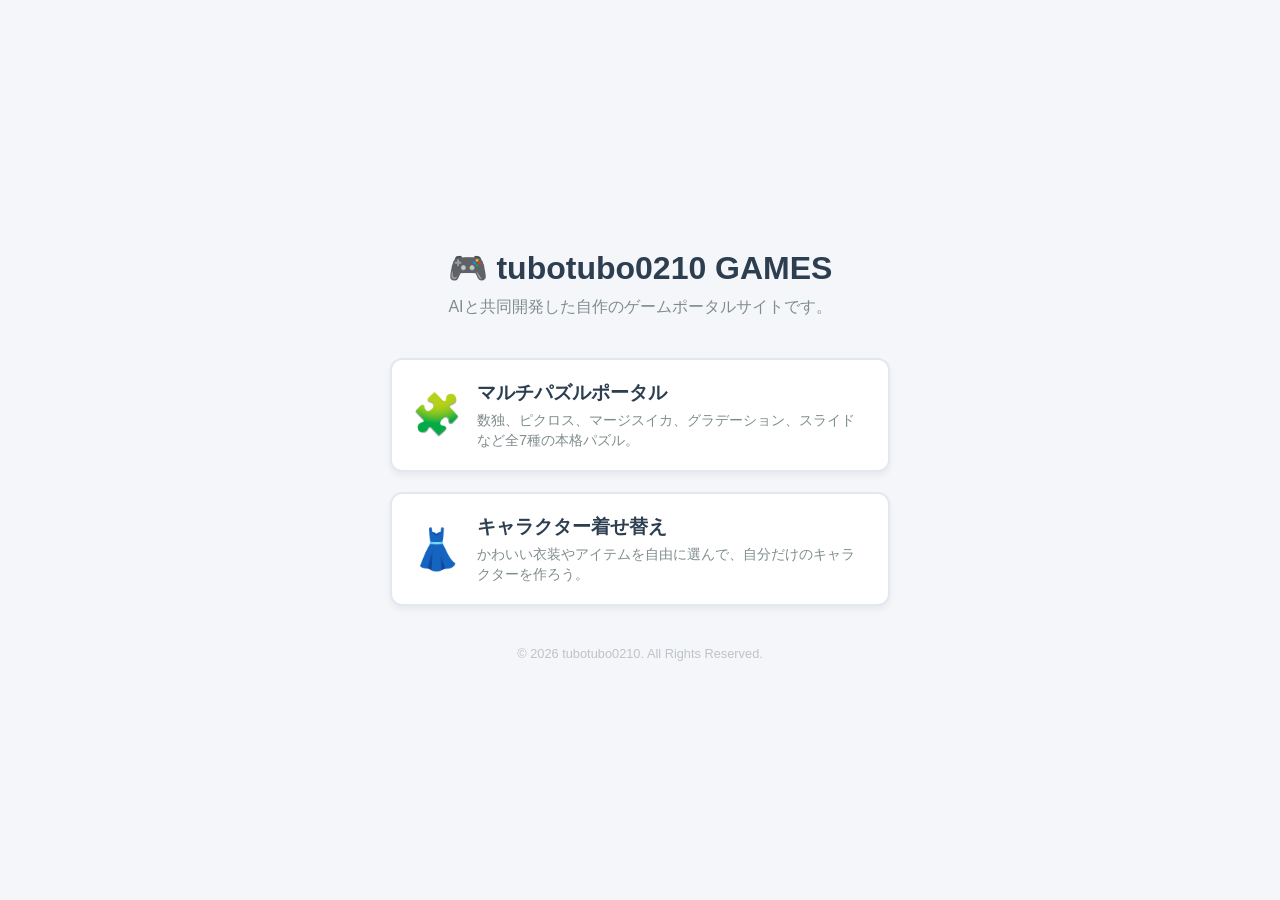
<file: index.html>
<!DOCTYPE html>
<html lang="ja">
<head>
    <meta charset="UTF-8">
    <meta name="viewport" content="width=device-width, initial-scale=1.0">
    <title>🎮 tubotubo0219 ゲームポータル</title>
    <style>
        /* 既存のメインCSSと雰囲気を合わせた洗練されたデザイン */
        body {
            font-family: 'Helvetica Neue', Arial, sans-serif;
            background-color: #f5f6fa;
            color: #2c3e50;
            margin: 0;
            padding: 0;
            display: flex;
            flex-direction: column;
            align-items: center;
            justify-content: center;
            min-height: 100vh;
            box-sizing: border-box;
        }
        header {
            text-align: center;
            margin-bottom: 30px;
            padding: 10px;
        }
        header h1 {
            font-size: 2rem;
            color: #2c3e50;
            margin: 0 0 10px 0;
        }
        header p {
            color: #7f8c8d;
            margin: 0;
        }
        /* メニューカードのレスポンシブグリッド配置 */
        .portal-container {
            display: flex;
            flex-direction: column;
            gap: 20px;
            width: 90%;
            max-width: 500px;
        }
        /* 押しやすいオシャレなゲーム選択カード */
        .game-card {
            background-color: #ffffff;
            border: 2px solid #e2e8f0;
            border-radius: 12px;
            padding: 20px;
            text-decoration: none;
            color: inherit;
            display: flex;
            align-items: center;
            gap: 15px;
            box-shadow: 0 4px 6px rgba(0,0,0,0.05);
            transition: transform 0.2s, border-color 0.2s;
            cursor: pointer;
        }
        /* マウスを乗せたとき、スマホでタップしたときのアニメーション */
        .game-card:hover, .game-card:active {
            transform: translateY(-2px);
            box-shadow: 0 6px 12px rgba(0,0,0,0.1);
        }
        .card-sudoku:hover { border-color: #1abc9c; }
        .card-kisekae:hover { border-color: #e84393; }

        .game-icon {
            font-size: 2.5rem;
            min-width: 50px;
            text-align: center;
        }
        .game-info {
            display: flex;
            flex-direction: column;
            gap: 4px;
        }
        .game-title {
            font-size: 1.2rem;
            font-weight: bold;
            color: #2c3e50;
        }
        .game-desc {
            font-size: 0.9rem;
            color: #7f8c8d;
            line-height: 1.4;
        }
        footer {
            margin-top: 40px;
            font-size: 0.8rem;
            color: #bdc3c7;
        }
    </style>
</head>
<body>

    <header>
        <h1>🎮 tubotubo0210 GAMES</h1>
        <p>AIと共同開発した自作のゲームポータルサイトです。</p>
    </header>

    <div class="portal-container">
        <!-- 1. パズルポータルへの案内カード（フォルダ名が異なる場合は各自書き換えてください） -->
        <a href="puzzles/index.html" class="game-card card-sudoku">
            <div class="game-icon">🧩</div>
            <div class="game-info">
                <div class="game-title">マルチパズルポータル</div>
                <div class="game-desc">数独、ピクロス、マージスイカ、グラデーション、スライドなど全7種の本格パズル。</div>
            </div>
        </a>

        <!-- 2. 着せ替えゲームへの案内カード -->
        <a href="kisekae/index.html" class="game-card card-kisekae">
            <div class="game-icon">👗</div>
            <div class="game-info">
                <div class="game-title">キャラクター着せ替え</div>
                <div class="game-desc">かわいい衣装やアイテムを自由に選んで、自分だけのキャラクターを作ろう。</div>
            </div>
        </a>
    </div>

    <footer>
        &copy; 2026 tubotubo0210. All Rights Reserved.
    </footer>

</body>
</html>
</file>
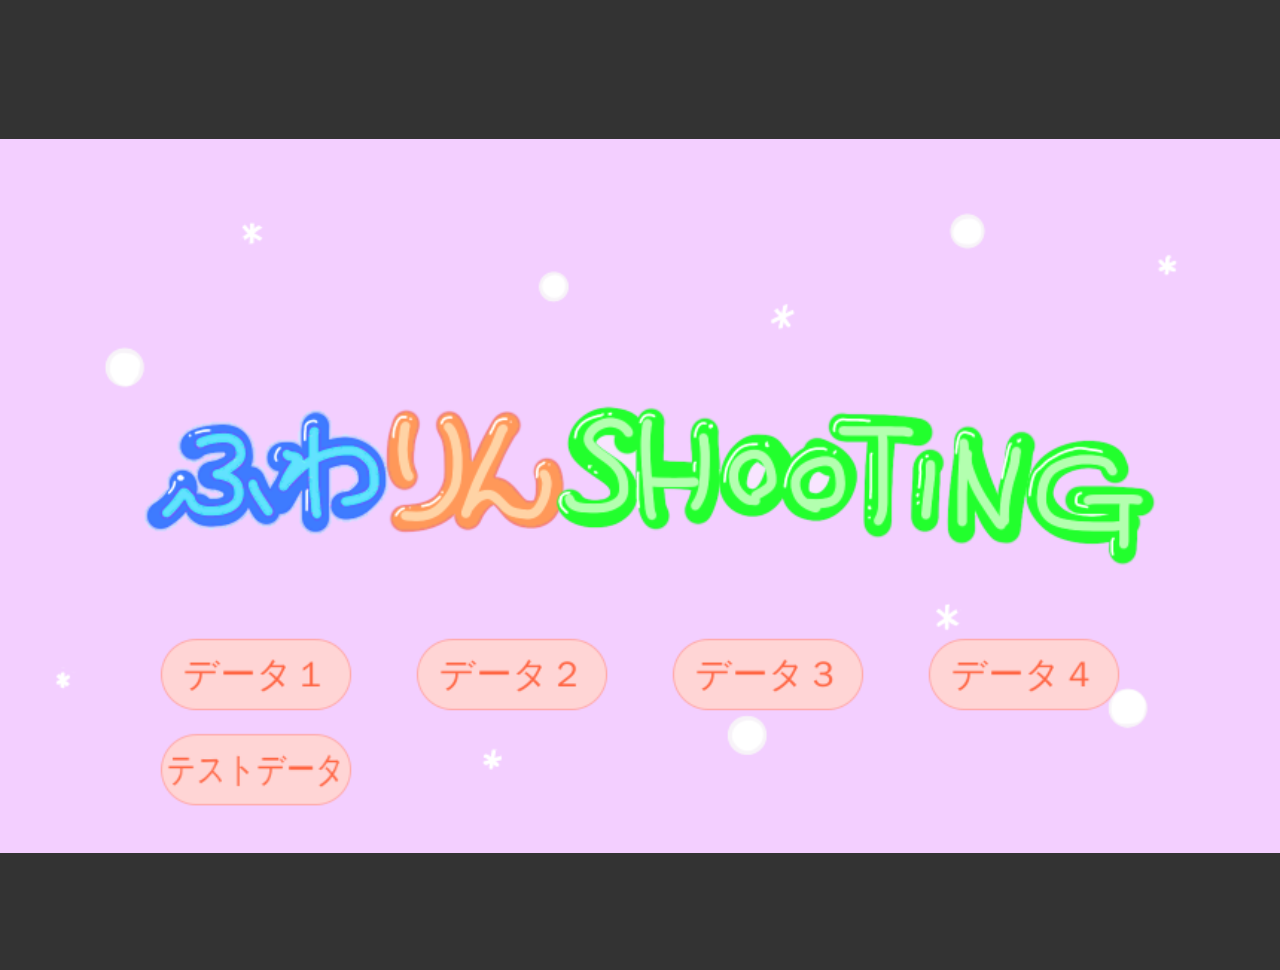
<file: hurinshooting/index.html>
<!DOCTYPE html>
<html>
<head>
  <link rel="stylesheet" href="style.css">
  <meta charset="UTF-8">
  <script src="js/lib/phaser.min.js"></script>
</head>
<body id="body" class="fv">
  <script type="module" src="js/Game.js"></script>
</body>
</html>
</file>
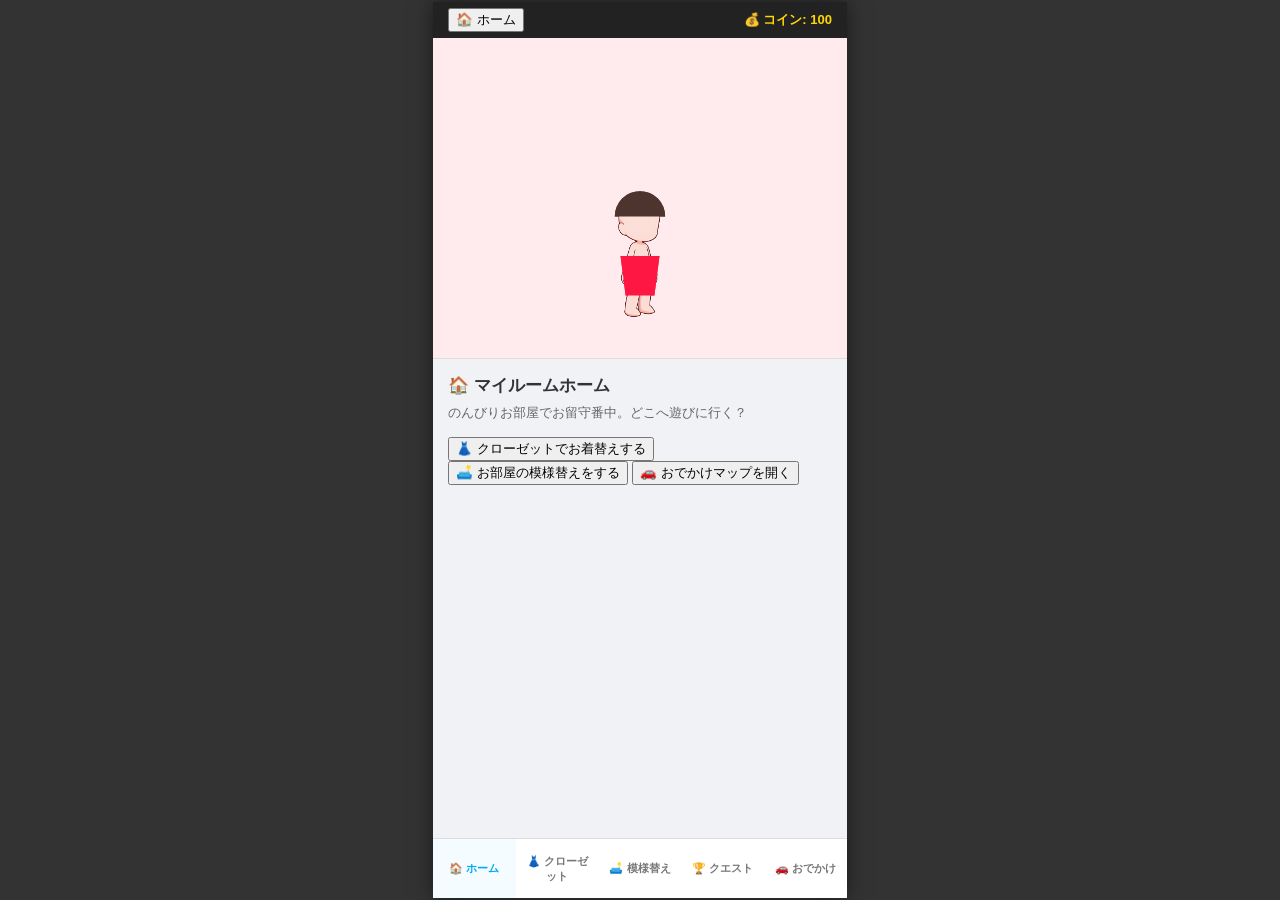
<file: kisekae/index.html>
<!DOCTYPE html>
<html lang="ja">
<head>
    <meta charset="UTF-8">
    <meta name="viewport" content="width=device-width, initial-scale=1.0, maximum-scale=1.0, user-scalable=no">
    <title>アバター着せ替えゲーム</title>
    <link rel="stylesheet" href="style.css">
</head>
<body>

    <div class="game-wrapper">
        
        <!-- トップステータスバー -->
        <div class="status-bar">
            <button class="home-nav-btn" id="global-home-btn">🏠 ホーム</button>
            <span id="coin-display">💰 コイン: 100</span>
        </div>

        <!-- アバター＆お部屋表示エリア -->
        <div class="avatar-container">
            <div class="avatar-area" id="main-camera-view">
                <canvas id="avatar-canvas" width="200" height="220" class="layer"></canvas>
                
                <!-- キャッチゲーム用 -->
                <div id="game-catcher-avatar" class="catcher-avatar-hidden">
                    <img src="images/body.png" class="game-avatar-img">
                </div>
                <div id="game-falling-stage" class="falling-stage-hidden"></div>

                <!-- ランゲーム用 -->
                <div id="game-run-stage" class="run-stage-hidden">
                    <div id="run-avatar">
                        <img src="images/body.png" class="game-avatar-img">
                    </div>
                </div>
            </div>
        </div>

        <!-- メインコンテンツエリア -->
        <main class="content-area">
            
            <!-- 【0】ホーム画面 -->
            <section id="view-home" class="sub-view active">
                <h2>🏠 マイルームホーム</h2>
                <p class="portal-desc">のんびりお部屋でお留守番中。どこへ遊びに行く？</p>
                <div class="menu-list">
                    <button class="list-btn" id="home-to-closet-btn">👗 クローゼットでお着替えする</button>
                    <button class="list-btn" id="home-to-room-btn">🛋️ お部屋の模様替えをする</button>
                    <button class="list-btn" id="home-to-outing-btn">🚗 おでかけマップを開く</button>
                </div>
            </section>

            <!-- 【1】クローゼット画面 -->
            <section id="view-closet" class="sub-view">
                <h2>👗 クローゼット</h2>
                <div class="closet-tabs">
                    <button class="tab-btn active" id="tab-btn-hair">💇 髪型</button>
                    <button class="tab-btn" id="tab-btn-clothes">👕 お洋服</button>
                </div>
                <div class="closet-content">
                    <div id="closet-pane-hair" class="closet-pane active">
                        <div class="item-grid" id="closet-hair-group"></div>
                    </div>
                    <div id="closet-pane-clothes" class="closet-pane">
                        <div class="item-grid" id="closet-clothes-group"></div>
                    </div>
                </div>
            </section>

            <!-- 【2】模様替え画面 -->
            <section id="view-room" class="sub-view">
                <h2>🛋️ 模様替え</h2>
                <div class="closet-tabs">
                    <button class="tab-btn active" id="tab-room-bg">🏞️ 壁紙</button>
                    <button class="tab-btn" id="tab-room-furn">🪑 家具</button>
                </div>
                <div class="closet-content">
                    <div id="room-pane-bg" class="closet-pane active">
                        <div class="btn-group">
                            <button id="btn-bg-pink" class="active">ピンク</button>
                            <button id="btn-bg-yellow">イエロー</button>
                            <button id="btn-bg-blue">ブルー</button>
                        </div>
                    </div>
                    <div id="room-pane-furn" class="closet-pane">
                        <div class="btn-group" id="room-furniture-group"></div>
                    </div>
                </div>
            </section>

            <!-- 【3】クエスト・図鑑メニュー画面 -->
            <section id="view-menu" class="sub-view">
                <!-- ここに動的に中身が流し込まれます -->
            </section>

            <!-- 【4】おでかけ選択画面 -->
            <section id="view-outing" class="sub-view">
                <h2>🚗 おでかけマップ</h2>
                <p class="portal-desc">街へくり出そう！ショップやミニゲームへ移動できます。</p>
                <div class="menu-list" id="outing-game-list"></div>
            </section>

            <!-- 【4-A】ショップ：通常店 -->
            <section id="view-shop-normal" class="sub-view">
                <div class="view-header">
                    <button class="back-btn" id="back-shop-btn">◀ 地図に戻る</button>
                    <h2>🛍️ お洋服・家具屋さん</h2>
                </div>
                <div class="shop-grid" id="shop-normal-item-list"></div>
            </section>

            <!-- 【4-B】ショップ：ガチャ -->
            <section id="view-shop-gacha" class="sub-view">
                <div class="view-header">
                    <button class="back-btn" id="back-gacha-btn">◀ 地図に戻る</button>
                    <h2>🎰 ガチャショップ</h2>
                </div>
                <div class="gacha-area">
                    <div class="gacha-machine" id="gacha-machine-egg">🎁</div>
                    <div class="gacha-capsule-pop" id="gacha-capsule-ball">🔮</div>
                    <button class="gacha-trigger-btn" id="gacha-start-btn">ガチャを回す (💰30)</button>
                    <div id="gacha-result" class="gacha-result-text">何が出るかな？</div>
                </div>
            </section>

            <!-- 【4-C】各種ミニゲーム用セクション一式 -->
            <section id="view-game-tapper" class="sub-view">
                <div class="view-header"><button class="back-btn" id="back-tapper-btn">◀ 地図に戻る</button><h2>🕹️ コインタッパー</h2></div>
                <div class="game-center-area">
                    <div class="timer-text" id="tapper-timer">残り時間: --秒</div>
                    <div class="score-text" id="tapper-score">獲得: 0枚</div>
                    <button class="game-action-btn" id="tapper-start-btn">ゲームスタート</button>
                    <button class="game-tap-btn" id="tapper-tap-btn" disabled>TAP!!</button>
                </div>
            </section>

            <section id="view-game-catcher" class="sub-view">
                <div class="view-header"><button class="back-btn" id="back-catcher-btn">◀ 地図に戻る</button><h2>🧺 落とし物キャッチ</h2></div>
                <div class="game-center-area">
                    <div class="timer-text" id="catcher-timer">残り時間: --秒</div>
                    <div class="score-text" id="catcher-score">獲得: 0枚</div>
                    <button class="game-action-btn" id="catcher-start-btn">ゲームスタート</button>
                    <div class="move-ctrl-group">
                        <button class="move-btn-ctrl" id="move-left-btn" disabled>◀ 左へ</button>
                        <button class="move-btn-ctrl" id="move-right-btn" disabled>右へ ▶</button>
                    </div>
                </div>
            </section>

            <section id="view-game-number" class="sub-view">
                <div class="view-header"><button class="back-btn" id="back-number-btn">◀ 地図に戻る</button><h2>🔢 ナンバータップ</h2></div>
                <div class="game-center-area">
                    <p>1 から順番に素早くタップしてね！</p>
                    <div class="timer-text" id="num-timer">残り時間: --秒</div>
                    <div class="score-text" id="num-score">獲得: 0枚</div>
                    <button class="game-action-btn" id="num-start-btn">ゲームスタート</button>
                    <div class="number-grid-area" id="number-tap-grid"></div>
                </div>
            </section>

            <section id="view-game-runner" class="sub-view">
                <div class="view-header"><button class="back-btn" id="back-runner-btn">◀ 地図に戻る</button><h2>🏃 ハイパーランナー</h2></div>
                <div class="game-center-area">
                    <p>岩をジャンプでよけて、コイン袋（💰）を掴め！</p>
                    <div class="timer-text" id="run-speed-text">スピード: 1.0x</div>
                    <div class="score-text" id="runner-score">獲得: 0枚</div>
                    <button class="game-action-btn" id="runner-start-btn">ゲームスタート</button>
                    <button class="game-jump-btn" id="runner-jump-btn" disabled>JUMP!!</button>
                </div>
            </section>

        </main>

        <!-- 下部固定メニュー -->
        <nav class="bottom-menu">
            <button class="menu-btn active" id="main-menu-home">🏠 ホーム</button>
            <button class="menu-btn" id="main-menu-closet">👗 クローゼット</button>
            <button class="menu-btn" id="main-menu-room">🛋️ 模様替え</button>
            <button class="menu-btn" id="main-menu-menu">🏆 クエスト</button>
            <button class="menu-btn" id="main-menu-outing">🚗 おでかけ</button>
        </nav>

        <!-- 💡 【修正箇所】メインエリア（main）の上書きに巻き込まれないよう、ゲーム wrapper の直前に引っ越し -->
        <div id="info-popup" class="popup-overlay">
            <div class="popup-content">
                <h3 id="popup-title">アイテム名</h3>
                <p id="popup-desc">アイテムの説明文がここに入ります。</p>
                <button class="popup-close-btn" id="popup-close-btn">閉じる</button>
            </div>
        </div>

    </div>

    <script type="module" src="js/main.js"></script>
</body>
</html>
</file>
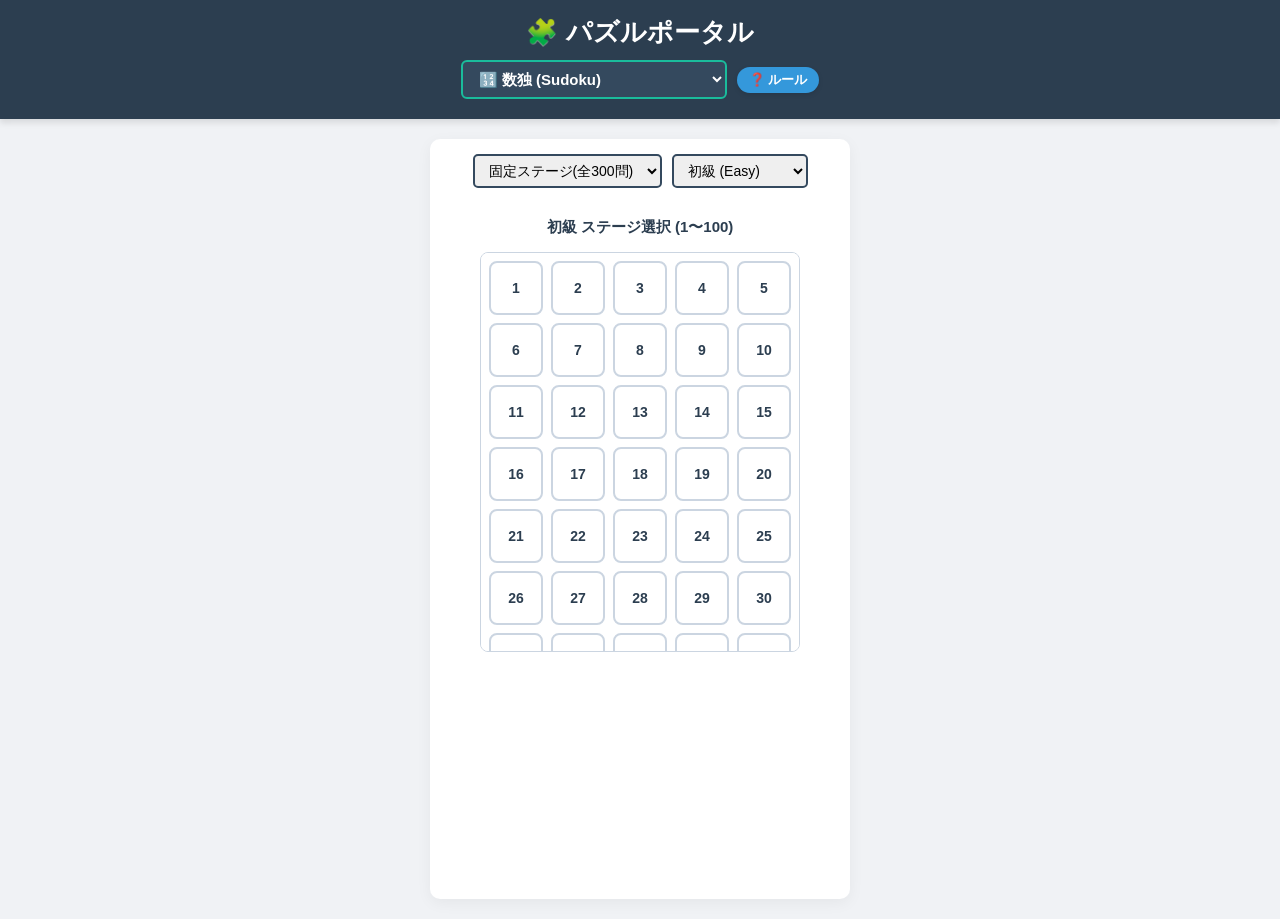
<file: puzzles/index.html>
<!DOCTYPE html>
<html lang="ja">
<head>
    <meta charset="UTF-8">
    <meta name="viewport" content="width=device-width, initial-scale=1.0">
    <title>マルチ・パズル・ゲームズ</title>
    <!-- 1. 全体のベースとなる共通スタイル -->
    <link rel="stylesheet" href="style.css">

    <!-- 2. 各パズルごとの専用独立スタイル -->
    <link rel="stylesheet" href="css/style-sudoku.css">
    <link rel="stylesheet" href="css/style-sliding.css">
    <link rel="stylesheet" href="css/style-memory.css">
    <link rel="stylesheet" href="css/style-nikaku.css">
    <link rel="stylesheet" href="css/style-gradient.css">
    <link rel="stylesheet" href="css/style-suika.css">
    <link rel="stylesheet" href="css/style-picross.css">
</head>
<body>
    <header>
        <h1>🧩 パズルポータル</h1>
        <!-- ★ボタンからプルダウンメニュー形式へスマートに変更 -->
        <div id="portal-navigation">
            <select id="game-selector" onchange="handleGameSelect()" style="padding: 8px 12px; font-size: 15px; font-weight: bold; border-radius: 6px; border: 2px solid #1abc9c; background-color: #34495e; color: white; cursor: pointer; outline: none;">
                <option value="sudoku">🔢 数独 (Sudoku)</option>
                <option value="sliding">🧩 スライドパズル</option>
                <option value="memory">🃏 神経衰弱 (ペアマッチ)</option>
                <option value="nikaku">🀄 2角パズル (二角取り)</option>
                <option value="gradient">🎨 グラデーションパズル</option>
                <option value="suika">🍉 マージスイカ</option>
                <option value="picross">🎨 ピクロス (イラストロジック)</option>
            </select>
            <button id="help-btn" class="help-popup-btn" onclick="openHelpPortal()" style="margin-left: 10px;">❓ ルール</button>
        </div>
    </header>

    <main>
        <!-- ① 数独セクション -->
        <section id="sudoku" class="game-section active">
            <div id="help-modal-sudoku" class="help-modal" onclick="closeHelpPortal('sudoku')">
                <div class="help-modal-content" onclick="event.stopPropagation()">
                    <h3>🔢 数独のルール</h3>
                    <p>縦・横の各列、および太線で囲まれた3x3のブロック内に、1から9までの数字が重複しないように並べてください。</p>
                    <button class="action-btn" onclick="closeHelpPortal('sudoku')" style="margin-top: 10px; padding: 6px 15px; font-size: 14px;">閉じる</button>
                </div>
            </div>            
            <!-- 1. モード・難易度選択バー -->
            <div class="sudoku-top-bar">
                <select id="sudoku-mode-select" onchange="switchSudokuMode()" style="padding: 6px 10px; font-size: 14px; border-radius: 5px; border: 2px solid #34495e;">
                    <option value="fixed">固定ステージ(全300問)</option>
                    <option value="auto">無限自動生成モード</option>
                </select>

                <select id="sudoku-level-select" onchange="changeSudokuLevel()" style="padding: 6px 10px; font-size: 14px; border-radius: 5px; border: 2px solid #34495e;">
                    <option value="0">初級 (Easy)</option>
                    <option value="1">中級 (Medium)</option>
                    <option value="2">上級 (Hard)</option>
                </select>
                
                <button class="action-btn reset-top-btn" id="sudoku-back-btn" onclick="backToStageSelect()" style="display:none; background-color:#7f8c8d;">ステージ一覧へ</button>
                <button class="action-btn reset-top-btn" id="sudoku-reset-btn" onclick="confirmResetSudoku()" style="display:none;">リセット</button>
            </div>

            <!-- 2. 【新設】ステージ選択画面 (横5×縦5のグリッド) -->
            <div id="sudoku-stage-outer">
                <h3 id="sudoku-stage-title" class="stage-title">初級 ステージ選択</h3>
                <div id="sudoku-stage-select" class="stage-grid-5x5-common"></div>
            </div>

            <!-- 3. ゲームプレイ画面（初期状態は非表示、ステージ選択後にJSで表示） -->
            <div id="sudoku-game-area" style="display: none;">
                <div id="sudoku-status" class="status-msg" style="margin-bottom: 15px;">待機中</div>
                <div id="sudoku-grid" class="grid-9x9"></div>
                
                <!-- 数字入力ボタン群 -->
                <div id="sudoku-controls" class="num-pad">
                    <button class="num-btn" onclick="pressNumButton(1)">1</button>
                    <button class="num-btn" onclick="pressNumButton(2)">2</button>
                    <button class="num-btn" onclick="pressNumButton(3)">3</button>
                    <button class="num-btn" onclick="pressNumButton(4)">4</button>
                    <button class="num-btn" onclick="pressNumButton(5)">5</button>
                    <button class="num-btn" onclick="pressNumButton(6)">6</button>
                    <button class="num-btn" onclick="pressNumButton(7)">7</button>
                    <button class="num-btn" onclick="pressNumButton(8)">8</button>
                    <button class="num-btn" onclick="pressNumButton(9)">9</button>
                    <button class="num-btn toggle-btn" id="memo-btn" onclick="toggleMemoMode()">メモ: オフ</button>
                    <button class="num-btn erase-btn" onclick="pressNumButton(0)">消去</button>
                </div>
            </div>
        </section>

        <!-- ② スライドパズルセクション -->
        <section id="sliding" class="game-section">
            <div id="help-modal-sliding" class="help-modal" onclick="closeHelpPortal('sliding')">
                <div class="help-modal-content" onclick="event.stopPropagation()">
                    <h3>🧩 スライドパズルのルール</h3>
                    <p>空いているマスを利用してパネルをスライドさせ、左上から順番に数字が並ぶように並び替えてください。</p>
                    <button class="action-btn" onclick="closeHelpPortal('sliding')" style="margin-top: 10px; padding: 6px 15px; font-size: 14px;">閉じる</button>
                </div>
            </div>            <!-- サイズ選択メニューを追加 -->
            <div style="display: flex; justify-content: center; align-items: center; gap: 15px; margin-bottom: 15px;">
                <select id="sliding-size-select" onchange="changeSlidingSize()" style="padding: 6px 10px; font-size: 14px; border-radius: 5px; border: 2px solid #34495e;">
                    <option value="3">3 x 3 (8パズル)</option>
                    <option value="4">4 x 4 (15パズル)</option>
                    <option value="5">5 x 5 (24パズル)</option>
                </select>
                <button class="action-btn" onclick="initSliding()" style="margin-top: 0; padding: 6px 15px; font-size: 14px;">リセット</button>
            </div>

            <!-- 動的にマス数が変わるグリッド -->
            <div id="sliding-grid"></div>
        </section>

        <!-- ③ 神経衰弱セクション -->
        <section id="memory" class="game-section">
            <div id="help-modal-memory" class="help-modal" onclick="closeHelpPortal('memory')">
                <div class="help-modal-content" onclick="event.stopPropagation()">
                    <h3>🃏 神経衰弱のルール</h3>
                    <p>カードを2枚めくって、同じ絵柄のペアを見つけてください。すべてのペアを揃えるとクリアです。</p>
                    <button class="action-btn" onclick="closeHelpPortal('memory')" style="margin-top: 10px; padding: 6px 15px; font-size: 14px;">閉じる</button>
                </div>
            </div>
            <!-- コントロールバー -->
            <div style="display: flex; justify-content: center; align-items: center; gap: 10px; margin-bottom: 10px; flex-wrap: wrap;">
                <select id="memory-size-select" onchange="changeMemoryConfig()" style="padding: 6px 10px; font-size: 14px; border-radius: 5px; border: 2px solid #34495e;">
                    <option value="16">4 x 4 (16枚・8ペア)</option>
                    <option value="20">4 x 5 (20枚・10ペア)</option>
                    <option value="24">4 x 6 (24枚・12ペア)</option> <!-- ★追加 -->
                    <option value="30">5 x 6 (30枚・15ペア)</option> <!-- ★追加 -->
                    <option value="36">6 x 6 (36枚・18ペア)</option>
                </select>
                
                <select id="memory-mode-select" onchange="changeMemoryConfig()" style="padding: 6px 10px; font-size: 14px; border-radius: 5px; border: 2px solid #34495e;">
                    <option value="normal">通常モード</option>
                    <option value="look">4秒暗記モード</option>
                </select>
                
                <!-- 暗記モード専用のスタートボタン -->
                <button class="action-btn" id="memory-start-btn" onclick="pressStartMemory()" style="margin-top: 0; padding: 6px 15px; font-size: 14px; background-color: #e67e22; display: none;">暗記スタート</button>
                <div id="memory-best-score" style="font-size: 12px; color: #27ae60; font-weight: bold;">自己ベスト: まだ記録がありません</div>
                <button class="action-btn" onclick="initMemory()" style="margin-top: 0; padding: 6px 15px; font-size: 14px;">リセット</button>
            </div>

            <!-- 現在のゲーム状況とベストスコア表示 -->
            <div style="display: flex; flex-direction: column; align-items: center; gap: 5px; margin-bottom: 15px;">
                <div id="memory-status" class="status-msg" style="min-width: 280px;">ミス: 0回 / タイム: 0秒</div>
            </div>

            <!-- カードが並ぶグリッド -->
            <div id="memory-grid"></div>
        </section>

        <!-- ④ 2角パズルセクション -->
        <section id="nikaku" class="game-section">
            <div id="help-modal-nikaku" class="help-modal" onclick="closeHelpPortal('nikaku')">
                <div class="help-modal-content" onclick="event.stopPropagation()">
                    <h3>🀄 2角パズルのルール</h3>
                    <p>同じ絵柄の牌を選んで消していきます。ただし、2枚を結ぶ線が「曲がる回数が2回以内（直線または1・2回直角に曲がる）」かつ「他の牌がない通路を通る」ペアだけが消せます。</p>
                    <button class="action-btn" onclick="closeHelpPortal('nikaku')" style="margin-top: 10px; padding: 6px 15px; font-size: 14px;">閉じる</button>
                </div>
            </div>
            <!-- コントロールバー -->
            <div style="display: flex; justify-content: center; align-items: center; gap: 10px; margin-bottom: 10px; flex-wrap: wrap;">
                <select id="nikaku-size-select" onchange="changeNikakuSize()" style="padding: 6px 10px; font-size: 14px; border-radius: 5px; border: 2px solid #34495e;">
                    <option value="easy">初級 (6 x 4)</option>
                    <option value="normal">中級 (8 x 6)</option>
                    <option value="hard">上級 (10 x 8)</option> <!-- ★追加 -->
                </select>
                
                <!-- シャッフルは残り1回 -->
                <button class="action-btn" id="nikaku-shuffle-btn" onclick="pressNikakuShuffle()" style="margin-top: 0; padding: 6px 15px; font-size: 14px; background-color: #2ecc71;">シャッフル (1/1)</button>
                <!-- 自己ベストスコアボード ここに移動-->
                <div style="font-size: 12px; color: #27ae60; font-weight: bold; text-align: center; line-height: 1.6;">
                    <div id="nikaku-best-noshuffle">🏆 記録(シャッフルなし): まだありません</div>
                    <div id="nikaku-best-shuffle">🏅 記録(シャッフルあり): まだありません</div>
                </div>
                <button class="action-btn" onclick="initNikaku()" style="margin-top: 0; padding: 6px 15px; font-size: 14px;">リセット</button>
            </div>

            <!-- ★状況メーター -->
            <div style="display: flex; flex-direction: column; align-items: center; gap: 5px; margin-bottom: 15px;">
                <div id="nikaku-status" class="status-msg" style="min-width: 240px;">タイム: 0秒</div>
            </div>

            <!-- 2角パズルの盤面 -->
            <div id="nikaku-grid" style="position: relative;"></div>
        </section>

        <!-- ⑤ グラデーションパズルセクション -->
        <section id="gradient" class="game-section">
            <div id="help-modal-gradient" class="help-modal" onclick="closeHelpPortal('gradient')">
                <div class="help-modal-content" onclick="event.stopPropagation()">
                    <h3>🎨 グラデーションパズルのルール</h3>
                    <p>四隅にある固定タイル（•）をヒントに、色が綺麗につながるようにタイルを並び替えてください。</p>
                    <button class="action-btn" onclick="closeHelpPortal('gradient')" style="margin-top: 10px; padding: 6px 15px; font-size: 14px;">閉じる</button>
                </div>
            </div>            
            <!-- 1. モード・難易度選択バー（数独と全く同じ構造） -->
            <div class="sudoku-top-bar">
                <select id="gradient-mode-select" onchange="changeGradientMode()" style="padding: 6px 10px; font-size: 14px; border-radius: 5px; border: 2px solid #34495e;">
                    <option value="fixed">固定ステージ（全600問）</option>
                    <option value="auto">無限自動生成モード</option>
                </select>

                <select id="gradient-size-select" onchange="changeGradientConfig()" style="padding: 6px 10px; font-size: 14px; border-radius: 5px; border: 2px solid #34495e;">
                    <option value="3">初級 (3 x 3)</option>
                    <option value="4">中級 (4 x 4)</option>
                    <option value="5">上級 (5 x 5)</option>
                    <option value="6">超級 (6 x 6)</option>
                    <option value="7">地獄 (7 x 7)</option>
                    <option value="8">超地獄 (8 x 8)</option>
                </select>
                
                <!-- 上部コントロールボタン（JSから表示・非表示を制御） -->
                <button class="action-btn reset-top-btn" id="gradient-back-btn" onclick="backToGradStageSelect()" style="display:none; background-color:#7f8c8d;">ステージ一覧へ</button>
                <button class="action-btn reset-top-btn" id="gradient-reset-btn" onclick="confirmResetGradient()" style="display:none;">リセット</button>
            </div>

            <!-- 2. ステージ選択画面 (横5×縦5のグリッド - 数独と同一形式) -->
            <div id="gradient-stage-outer">
                <h3 id="gradient-stage-title" class="stage-title">初級 ステージ選択</h3>
                <div id="gradient-stage-select" class="stage-grid-5x5-common"></div>
            </div>

            <!-- 3. ゲームプレイ画面（初期状態は非表示、ステージ選択後にJSで表示） -->
            <div id="gradient-game-area" style="display: none; width: 100%;">
                <!-- 状況メーターと自己ベストスコアボード -->
                <div style="display: flex; flex-direction: column; align-items: center; gap: 5px; margin-bottom: 15px;">
                    <div id="gradient-status" class="status-msg" style="min-width: 260px;">手数: 0回 / タイム: 0秒</div>
                    <div style="font-size: 12px; color: #27ae60; font-weight: bold; text-align: center; line-height: 1.6;">
                        <div id="gradient-best-moves">🏆 ベスト手数: まだ記録がありません</div>
                        <div id="gradient-best-time">⏱️ 最速タイム: まだ記録がありません</div>
                    </div>
                </div>
                
                <!-- パズル本体のカラーグリッド -->
                <div id="gradient-grid"></div>
            </div>
        </section>

        <!-- ⑥ マージスイカゲームセクション（以前作ったものを共通名に少しスッキリ修正） -->
        <section id="suika" class="game-section">
            <div id="help-modal-suika" class="help-modal" onclick="closeHelpPortal('suika')">
                <div class="help-modal-content" onclick="event.stopPropagation()">
                    <h3>🍉 マージスイカのルール</h3>
                    <p>同じフルーツをぶつけて大きく進化させよう！箱からあふれた状態が3秒続くとゲームオーバー。</p>
                    <button class="action-btn" onclick="closeHelpPortal('suika')" style="margin-top: 10px; padding: 6px 15px; font-size: 14px;">閉じる</button>
                </div>
            </div>            
            <!-- ポップアップ形式の説明文（初期状態は非表示） -->
            <div id="suika-help-modal" class="help-modal">
                <div class="help-modal-content">
                    <h3>🍉 マージスイカのルール</h3>
                    <p>同じフルーツをぶつけて大きく進化させよう！箱からあふれた状態が3秒続くとゲームオーバー。</p>
                    <button class="action-btn" onclick="toggleSuikaHelp()" style="margin-top: 10px; padding: 6px 15px; font-size: 14px;">閉じる</button>
                </div>
            </div>
            
            <!-- コントロールバー -->
            <div style="display: flex; justify-content: center; align-items: center; gap: 10px; margin-bottom: 10px; flex-wrap: wrap;">
                <button class="action-btn" onclick="initSuika()" style="margin-top: 0; padding: 6px 15px; font-size: 14px;">最初からプレイ</button>
            </div>

            <!-- スコア表示ボード -->
            <div style="display: flex; flex-direction: column; align-items: center; gap: 5px; margin-bottom: 10px;">
                <div id="suika-status" class="status-msg" style="min-width: 260px;">スコア: 0 点</div>
                <div style="font-size: 12px; color: #27ae60; font-weight: bold; text-align: center; line-height: 1.6;">
                    <div id="suika-best-score">🏆 ハイスコア: まだ記録がありません</div>
                    <div id="suika-next-fruit" style="color: #e67e22;">🎁 つぎのフルーツ: 待機中</div>
                </div>
            </div>

            <!-- 統一の共通キャンバスコンテナ（画面内に完全に収まり、スクロールをロックする） -->
            <div class="canvas-portal-container">
                <canvas id="suika-canvas" width="320" height="400"></canvas>
            </div>
        </section>

        <!-- ⑦ ピクロスセクション -->
        <section id="picross" class="game-section">
            <div id="help-modal-picross" class="help-modal" onclick="closeHelpPortal('picross')">
                <div class="help-modal-content" onclick="event.stopPropagation()">
                    <h3>🎨 ピクロスのルール</h3>
                    <p>上部と左側にある数字をヒントに、マスを正しく塗りつぶしてください。数字は「連続して塗る黒マスの数」を表しています。</p>
                    <button class="action-btn" onclick="closeHelpPortal('picross')" style="margin-top: 10px; padding: 6px 15px; font-size: 14px;">閉じる</button>
                </div>
            </div>            
            <!-- 1. モード・難易度選択バー -->
            <div class="sudoku-top-bar">
                <select id="picross-mode-select" onchange="changePicrossMode()" style="padding: 6px 10px; font-size: 14px; border-radius: 5px; border: 2px solid #34495e;">
                    <option value="fixed">固定ステージ（イラスト問題）</option>
                </select>

                <select id="picross-size-select" onchange="changePicrossConfig()" style="padding: 6px 10px; font-size: 14px; border-radius: 5px; border: 2px solid #34495e;">
                    <option value="0">初級 (5 x 5)</option>   <!-- valueをインデックス番号の 0 に修正 -->
                    <option value="1">中級 (10 x 10)</option>  <!-- valueをインデックス番号の 1 に修正 -->
                </select>
                
                <button class="action-btn reset-top-btn" id="picross-back-btn" onclick="backToPicrossStageSelect()" style="display:none; background-color:#7f8c8d;">ステージ一覧へ</button>
                <button class="action-btn reset-top-btn" id="picross-reset-btn" onclick="confirmResetPicross()" style="display:none;">リセット</button>
            </div>

            <!-- 2. ステージ選択画面 (横5×縦5のグリッド) -->
            <div id="picross-stage-outer">
                <h3 id="picross-stage-title" class="stage-title">初級 ステージ選択</h3>
                <div id="picross-stage-select" class="stage-grid-5x5-common"></div>
            </div>

            <!-- 3. ゲームプレイ画面（初期状態は非表示） -->
            <div id="picross-game-area" style="display: none; width: 100%;">
                <div id="picross-status" class="status-msg" style="margin-bottom: 15px;">待機中</div>
                
                <!-- ピクロス盤面（ヒント枠と本体を包むコンテナ） -->
                <div id="picross-board-container"></div>
                
                <!-- 入力モード切り替えボタン（塗る・バツ・消去） -->
                <div class="num-pad" style="max-width: 280px; margin-top: 20px;">
                    <button class="num-btn toggle-btn" id="picross-pen-btn" onclick="switchPicrossTool('fill')" style="width: 85px;">塗り (■)</button>
                    <button class="num-btn toggle-btn" id="picross-x-btn" onclick="switchPicrossTool('batsu')" style="width: 85px;">バツ (×)</button>
                </div>
            </div>
        </section>

        <span id="debug-area"></span>
    </main>

    <!-- 1. まず共通データ保存レイヤーを読み込む -->
    <script src="storage.js"></script>

    <!-- 2. 各パズルの個別ロジックを読み込む -->
    <script src="sudoku.js"></script>
    <script src="sliding.js"></script>
    <script src="memory.js"></script>
    <script src="nikaku.js"></script>
    <script src="gradient.js"></script>
    <script src="suika.js"></script>
    <script src="picross.js"></script>

    <!-- 3. 最後に全体を制御・初期化するメインファイルを読み込む -->
    <script src="main.js"></script>
</body>
</html>
</file>
<file: hurinshooting/style.css>
@charset "UTF-8";
@import url("https://fonts.googleapis.com/css2?family=Poppins:wght@200;400;500;600&display=swap");
html {
    font-size: 62.5%;
    -webkit-box-sizing: border-box;
    box-sizing: border-box;
    height: 100%;
}

body {
    font-family: "Noto Sans JP", "ヒラギノ角ゴ Pro W3",
        "Hiragino Kaku Gothic Pro", "Hiragino Kaku Gothic ProN",
        "ヒラギノ角ゴ ProN W3", "メイリオ", Meiryo, "游ゴシック", "YuGothic",
        sans-serif;
}

body {
  height: 100vh;
  margin: 0;
  text-align: center;
  background: #333;
  display: flex;
  align-items: center;
  justify-content: center;
}

canvas{
    margin:0 auto;
}

*,
*:before,
*:after {
    box-sizing: inherit;
}

a {
    text-decoration: none;
}


@media screen and (max-width: 1024px) {
    body{
        display: block;
        /*padding-top:150px;*/
    }
}

@media screen and (orientation: landscape) {
    canvas{
        height:100%;
    }
}
@media screen and (orientation: portrait) {
    canvas{
        width:100%;
    }
}
/*
@media screen and (max-width: 1000px) {
    canvas{
        width:100%;
    }
}*/

/*
.fv {
    height: 100vh; /* カスタムプロパティ未対応ブラウザ用のフォールバック */
    /*
    height: calc(var(--vh, 1vh) * 100);
  }*/

  .link{
    /*background:#000;*/
    padding:5px 10px;
    position:absolute;
    top:0;
    left:0;
    color:#fff;
    font-size:1.2rem;
    text-decoration: underline;
  }

@media screen and (orientation: portrait) {
    .link{
        width:100%;
        text-align: left;
        top:auto;
        bottom:10px;
        background:none;
        /*text-decoration: none;*/
    }
}
</file>
<file: kisekae/style.css>
@import url('css/base.css');
@import url('css/camera.css');
@import url('css/closet_shop.css');
@import url('css/minigames.css');
</file>
<file: puzzles/style.css>
/* 全体スタイル */
body {
    font-family: 'Segoe UI', Tahoma, Geneva, Verdana, sans-serif;
    margin: 0;
    padding: 0;
    background-color: #f0f2f5;
    color: #333;
    display: flex;
    flex-direction: column;
    align-items: center;
}

header {
    background-color: #2c3e50;
    color: white;
    width: 100%;
    text-align: center;
    padding: 15px 0 20px 0;
    box-shadow: 0 4px 6px rgba(0,0,0,0.1);
    display: flex;
    flex-direction: column;
    align-items: center;
    justify-content: center;
}

header h1 {
    margin: 0 0 10px 0;
    font-size: 1.6rem;
}

/* プルダウンメニューの外枠スタイル */
#portal-navigation {
    display: flex;
    align-items: center;
    justify-content: center;
    width: 90%;
    max-width: 400px;
    margin: 0 auto;
}

/* スマホ等でタップしたときに選択選択肢を押しやすくする調整 */
#game-selector option {
    background-color: #2c3e50;
    color: white;
    padding: 10px;
}

main {
    display: flex;
    align-items: center;
    justify-content: center;
    margin: 20px auto;
    width: 95%;
}

/* style.css 内のコンテンツエリアを洗練された「上詰め」仕様に一本化 */
.game-section {
    display: none;
    background: white;
    padding: 15px;
    border-radius: 10px;
    box-shadow: 0 4px 15px rgba(0,0,0,0.05);
    text-align: center;
    box-sizing: border-box;

    width: 100%;
    max-width: 420px;          
    height: calc(100dvh - 140px); /* dvhによるピッタリ画面収穫 */
    min-height: 460px; 

    overflow-y: auto;
    overflow-x: hidden;
    position: relative;
}

/* 👇【修正】ゲームが表示された時は、すべて共通で「上から順番に・横方向は中央に」美しく並べる */
.game-section.active {
    display: flex !important;
    flex-direction: column !important;
    align-items: center !important;
    justify-content: flex-start !important; /* 絶対に上下中央に引き伸ばさず、一番上から詰める */
}

/* スクロールバーのデザインもスマートに統一（任意・非表示にしたい場合は消してもOK） */
.game-section::-webkit-scrollbar {
    width: 6px;
}
.game-section::-webkit-scrollbar-thumb {
    background-color: #cbd5e1;
    border-radius: 3px;
}

/* =============================================================
   🌐 全ゲーム共通：ステージ選択の外枠（outer）が縮むのを防止
   ============================================================= */
[id$="-stage-outer"] {
    /* 「-stage-outer」で終わるID（sudoku-stage-outer や picross-stage-outer など）に自動適用 */
    width: 100% !important;
    max-width: 320px !important; /* 横5列のステージボタンが一番綺麗に収まるベストな横幅 */
    margin: 15px auto 0 auto !important;
    box-sizing: border-box !important;
}

.desc {
    color: #666;
    font-size: 13px;
    margin-bottom: 15px;
}

.action-btn {
    margin-top: 15px;
    background-color: #e74c3c;
    color: white;
    border: none;
    padding: 10px 25px;
    font-size: 15px;
    border-radius: 5px;
    cursor: pointer;
}

.action-btn:hover {
    background-color: #c0392b;
}

.status-msg {
    font-weight: bold;
    color: #2c3e50;
    background-color: #e8f0fe;
    padding: 8px 12px;
    border-radius: 5px;
    display: inline-block;
    min-width: 240px;
    text-align: center;
    box-sizing: border-box;
}

/* 上部リセットボタン専用スタイル */
.reset-top-btn {
    margin-top: 0 !important;
    padding: 8px 18px !important;
    font-size: 14px !important;
    white-space: nowrap;
}

/* タイトルとヘルプボタンの横並びコンテナ */
.game-header-row {
    display: flex;
    align-items: center;
    justify-content: center;
    gap: 10px;
    margin-bottom: 10px;
}

/* ❓ ヘルプボタンのデザイン */
.help-popup-btn {
    background-color: #3498db;
    color: white;
    border: none;
    border-radius: 50px;
    padding: 4px 12px;
    font-size: 13px;
    font-weight: bold;
    cursor: pointer;
    box-shadow: 0 2px 5px rgba(0,0,0,0.1);
}

.help-popup-btn:hover {
    background-color: #2980b9;
}

/* ポップアップ（モダール）の共通デザイン */
.help-modal {
    display: none;
    position: fixed;
    z-index: 9999;
    left: 0;
    top: 0;
    width: 100%;
    height: 100%;
    background-color: rgba(0,0,0,0.5);
    align-items: center;
    justify-content: center;
}

.help-modal.open {
    display: flex;
}

.help-modal-content {
    background-color: white;
    padding: 20px;
    border-radius: 8px;
    max-width: 280px;
    width: 80%;
    text-align: center;
    box-shadow: 0 4px 20px rgba(0,0,0,0.2);
}

.help-modal h3 {
    margin-top: 0;
    color: #2c3e50;
    font-size: 16px;
}

.help-modal p {
    font-size: 13px;
    color: #555;
    line-height: 1.5;
    margin-bottom: 15px;
}

/* =============================================================
   🌐 全ゲーム共通：スマホ対応ステージ選択（横5列・中間サイズ）
   ============================================================= */

/* 10x10から「横5列」に変更し、はみ出さずに縦スクロールする共通コンテナ */
.stage-grid-5x5-common {
    display: grid !important;
    grid-template-columns: repeat(5, 1fr) !important; /* 絶対にはみ出さない横5列 */
    gap: 8px !important;
    max-height: 400px;          /* 高さを少し削って240pxから200pxへ（さらにスッキリ） */
    overflow-y: auto;          /* 溢れたら綺麗な縦スクロールバーを自動設置 */
    padding: 8px;
    box-sizing: border-box;
    border: 1px solid #cbd5e1;
    border-radius: 8px;
    background-color: #ffffff;
    margin: 0 auto;
    /* 👇 PC画面で巨大化するバグを防ぐため、最大横幅を 400px から 280px に狭く変更 */
    width: 100%;
    max-width: 320px;           
}

.stage-title {
    margin-top: 0;
    margin-bottom: 15px;
    color: #2c3e50;
    font-size: 15px;
}

/* 指で押しやすく、大きすぎない「ジャストな中間サイズ」の正方形ボタン */
.stage-btn-common {
    aspect-ratio: 1 / 1 !important; /* 完全な正方形を維持してレスポンシブ縮小 */
    width: 100% !important;
    background-color: #ffffff;
    border: 2px solid #cbd5e1;
    border-radius: 8px;
    font-size: 14px;
    font-weight: bold;
    color: #2c3e50;
    cursor: pointer;
    transition: all 0.2s;
    display: flex;
    flex-direction: column;
    align-items: center;
    justify-content: center;
    padding: 0;
    box-sizing: border-box;
}

/* マウスホバー時（PC用） */
.stage-btn-common:hover {
    background-color: #3498db;
    color: white;
    border-color: #2980b9;
}

/* 🎉 クリア済みステージの共通スタイル */
.stage-btn-common.cleared {
    background-color: #2ecc71 !important;
    color: white !important;
    border-color: #27ae60 !important;
}

/* クリアマークの星 */
.stage-btn-common.cleared::after {
    content: "⭐";
    font-size: 9px;
    margin-top: 1px;
}

/* 未開放・問題なしマスの共通デザイン */
.stage-btn-common.disabled {
    background-color: #e2e8f0 !important;
    color: #94a3b8 !important;
    border-color: #cbd5e1 !important;
    cursor: not-allowed !important;
}

#debug-area {
    position: absolute;
    top: 700px;
    width: 100%;
    text-align: center;
}
</file>
<file: puzzles/css/style-sudoku.css>
/* 上部コントロールバー（位置固定用） */
.sudoku-top-bar {
    display: flex;
    justify-content: center;
    align-items: center;
    gap: 10px;
    margin-bottom: 15px;
    width: 100%;
    flex-wrap: wrap;
}




/* 🔄 9x9盤面の完全レスポンシブ化 */
.grid-9x9 {
    display: grid;
    grid-template-columns: repeat(9, 1fr); /* 42px固定から比率(1fr)に変更 */
    width: 100%;
    max-width: 360px; /* スマホ画面内に綺麗に収まる最大幅 */
    aspect-ratio: 1 / 1; /* 完全な正方形を維持 */
    justify-content: center;
    margin: 0 auto;
    background-color: #34495e;
    padding: 2px;
    border: 3px solid #2c3e50;
    box-sizing: border-box;
    user-select: none;
    /* タッチムーブ中の画面スクロールや引っ張りをガチッとロック */
    touch-action: none; 
}

.sudoku-cell {
    width: 100%;
    height: 100%;
    aspect-ratio: 1 / 1;
    font-size: 18px;
    font-weight: bold;
    text-align: center;
    box-sizing: border-box;
    border: 1px solid #bdc3c7;
    background-color: white;
    cursor: pointer;
    display: flex;
    align-items: center;
    justify-content: center;
}

/* 太線の境界線グループ */
.border-right { border-right: 3px solid #34495e !important; }
.border-bottom { border-bottom: 3px solid #34495e !important; }

/* 同じ数字があるときのハイライト色 */
.sudoku-cell.same-number-highlight {
    background-color: #e3f2fd !important;
    color: #1565c0;
}

/* マス選択時のハイライト（最優先） */
.sudoku-cell.selected {
    background-color: #ffeaa7 !important;
    color: #333 !important;
}

.sudoku-cell.fixed {
    background-color: #ecf0f1;
    color: #2c3e50;
    cursor: not-allowed;
}

/* メモ配置用の3x3インナークリッド */
.memo-container {
    display: grid;
    grid-template-columns: repeat(3, 1fr);
    grid-template-rows: repeat(3, 1fr);
    width: 100%;
    height: 100%;
    padding: 1px;
    box-sizing: border-box;
}

.memo-sub-cell {
    font-size: 9px;
    line-height: 1;
    color: #7f8c8d;
    display: flex;
    align-items: center;
    justify-content: center;
}

/* 下部数字入力パッド（スマホの幅に合わせて自動折り返し・ジャストフィット） */
.num-pad {
    display: flex;
    justify-content: center;
    flex-wrap: wrap;
    gap: 6px;
    margin-top: 15px;
    width: 100%;
    max-width: 360px;
    margin-left: auto;
    margin-right: auto;
}

.num-btn {
    flex: 1 1 32px; 
    min-width: 32px;
    height: 40px;
    font-size: 16px;
    font-weight: bold;
    background-color: #fff;
    border: 2px solid #34495e;
    border-radius: 5px;
    cursor: pointer;
    box-sizing: border-box;
}

.num-btn.toggle-btn {
    flex: 2 1 75px;
    font-size: 13px;
    white-space: nowrap;
}

.num-btn.erase-btn {
    flex: 1.5 1 55px;
    font-size: 13px;
}

.num-btn.memo-active-btn {
    background-color: #e67e22;
    color: white;
    border-color: #d35400;
}

.num-btn.active-btn {
    background-color: #2ecc71;
    color: white;
    border-color: #27ae60;
}
</file>
<file: puzzles/css/style-sliding.css>
#sliding-grid {
    display: grid;
    justify-content: center;
    margin: 0 auto;
    background-color: #34495e;
    padding: 8px;
    border-radius: 10px;
    width: fit-content;
    box-sizing: border-box;
}

.slide-tile {
    background-color: #3498db;
    color: white;
    font-weight: bold;
    display: flex;
    align-items: center;
    justify-content: center;
    box-sizing: border-box;
    border: 2px solid transparent;
    border-radius: 8px;
    cursor: pointer;
    user-select: none;
    transition: background-color 0.2s;
}

.slide-tile:hover {
    background-color: #2980b9;
}

.slide-tile.empty {
    background-color: #f0f2f5;
    border: 2px dashed #ccc;
    cursor: default;
}
</file>
<file: puzzles/css/style-memory.css>
#memory-grid {
    display: grid;
    justify-content: center;
    margin: 10px auto;
    background-color: #2c3e50;
    padding: 10px;
    border-radius: 10px;
    width: 100%;
    max-width: 480px;
    box-sizing: border-box;
    gap: 6px;
}

.memory-card {
    width: 100%;
    aspect-ratio: 3 / 4; /* 縦横比固定による自動縮小 */
    background-color: #2ecc71;
    color: transparent;
    font-size: 24px;
    display: flex;
    align-items: center;
    justify-content: center;
    box-sizing: border-box;
    border: 2px solid transparent;
    border-radius: 6px;
    cursor: pointer;
    user-select: none;
    transition: transform 0.2s, background-color 0.2s;
}

.memory-card.peek-mode {
    cursor: not-allowed;
}

.memory-card.flipped {
    background-color: white;
    color: #333;
    border: 2px solid #2ecc71;
    transform: rotateY(180deg);
}

.memory-card.matched {
    background-color: #bdc3c7;
    color: #7f8c8d;
    border: 2px solid #bdc3c7;
    cursor: default;
    transform: none;
    opacity: 0.4;
}
</file>
<file: puzzles/css/style-nikaku.css>
#nikaku-grid {
    display: grid;
    justify-content: center;
    margin: 10px auto;
    background-color: #34495e;
    padding: 10px;
    border-radius: 10px;
    width: 100%;
    max-width: 500px;
    box-sizing: border-box;
    gap: 4px;
}

.nikaku-card {
    width: 100%;
    aspect-ratio: 3 / 4;
    background-color: #f1c40f;
    color: #2c3e50;
    font-weight: bold;
    font-size: 1.1rem;
    display: flex;
    align-items: center;
    justify-content: center;
    box-sizing: border-box;
    border: 2px solid #f39c12;
    border-radius: 4px;
    cursor: pointer;
    user-select: none;
    box-shadow: 0 2px 4px rgba(0,0,0,0.2);
    transition: transform 0.1s, background-color 0.2s;
}

@media (hover: hover) {
    .nikaku-card:not(.empty):hover {
        background-color: #f39c12;
    }
}

.nikaku-card.selected {
    background-color: #e67e22 !important;
    border-color: #d35400;
    transform: scale(0.92);
}

.nikaku-card.empty {
    background-color: rgba(255, 255, 255, 0.02);
    border: 1px dashed rgba(255, 255, 255, 0.05);
    box-shadow: none;
    cursor: default;
    pointer-events: none;
    color: transparent !important;
}
</file>
<file: puzzles/css/style-gradient.css>
#gradient-grid {
    display: grid;
    width: 100%;
    max-width: 400px;
    aspect-ratio: 1 / 1;
    background-color: #2c3e50;
    gap: 4px;
    padding: 4px;
    border-radius: 6px;
    box-sizing: border-box;
    margin: 10px auto;
}

.gradient-tile {
    width: 100%;
    aspect-ratio: 1 / 1;
    display: flex;
    justify-content: center;
    align-items: center;
    font-size: 1.2rem;
    font-weight: bold;
    color: rgba(255, 255, 255, 0.7);
    text-shadow: 0 1px 3px rgba(0,0,0,0.5);
    border-radius: 4px;
    cursor: pointer;
    box-sizing: border-box;
    transition: transform 0.1s, border 0.1s;
}

.gradient-tile.fixed {
    cursor: default;
    box-shadow: inset 0 0 0 2px rgba(0,0,0,0.2);
}

.gradient-tile.selected {
    outline: 3px solid #f1c40f;
    outline-offset: -3px;
    transform: scale(0.96);
    box-shadow: 0 4px 8px rgba(0,0,0,0.3);
}
</file>
<file: puzzles/css/style-suika.css>
/* 🔄 パズル共通で使い回せるレスポンシブCanvasコンテナ */
.canvas-portal-container {
    width: 100%;
    max-width: 320px;
    background-color: #333;
    border: 4px solid #34495e;
    border-radius: 8px;
    box-sizing: border-box;
    overflow: hidden;
    margin: 0 auto;
    box-shadow: 0 4px 10px rgba(0,0,0,0.15);
    /* スマホでの画面スクロール・引っ張りをロック */
    touch-action: none;
    user-select: none;
    -webkit-user-select: none;
}

.canvas-portal-container canvas {
    display: block;
    width: 100%;
    height: auto;
    background-color: #f7f1e3;
    cursor: crosshair;
}
</file>
<file: puzzles/css/style-picross.css>
#picross-board-container {
    display: grid;
    margin: 0 auto;
    background-color: #34495e;
    padding: 6px;
    border-radius: 8px;
    border: 3px solid #2c3e50;
    width: 100%;
    max-width: 440px;
    box-sizing: border-box;
    user-select: none;
}

.picross-cell {
    width: 100%;
    aspect-ratio: 1 / 1;
    background-color: #ffffff;
    border: 1px solid #bdc3c7;
    box-sizing: border-box;
    cursor: pointer;
    display: flex;
    align-items: center;
    justify-content: center;
    font-weight: bold;
    font-size: 1.1rem;
    color: #e74c3c;
}

.picross-cell.filled {
    background-color: #2c3e50 !important;
}

.picross-cell.thick-right { border-right: 2px solid #2c3e50; }
.picross-cell.thick-bottom { border-bottom: 2px solid #2c3e50; }

.picross-hint-cell {
    background-color: #ecf0f1;
    color: #2c3e50;
    font-size: 11px;
    font-weight: bold;
    display: flex;
    flex-direction: column;
    align-items: center;
    justify-content: center;
    gap: 2px;
    border: 1px solid #dcdde1;
    box-sizing: border-box;
}

.picross-hint-cell.row-hint {
    flex-direction: row;
    justify-content: flex-end;
    padding-right: 4px;
    gap: 5px;
}
.picross-hint-cell.col-hint {
    justify-content: flex-end;
    padding-bottom: 4px;
}
.picross-hint-cell.corner {
    background-color: #bdc3c7;
    border: 1px solid #2c3e50;
}
</file>
